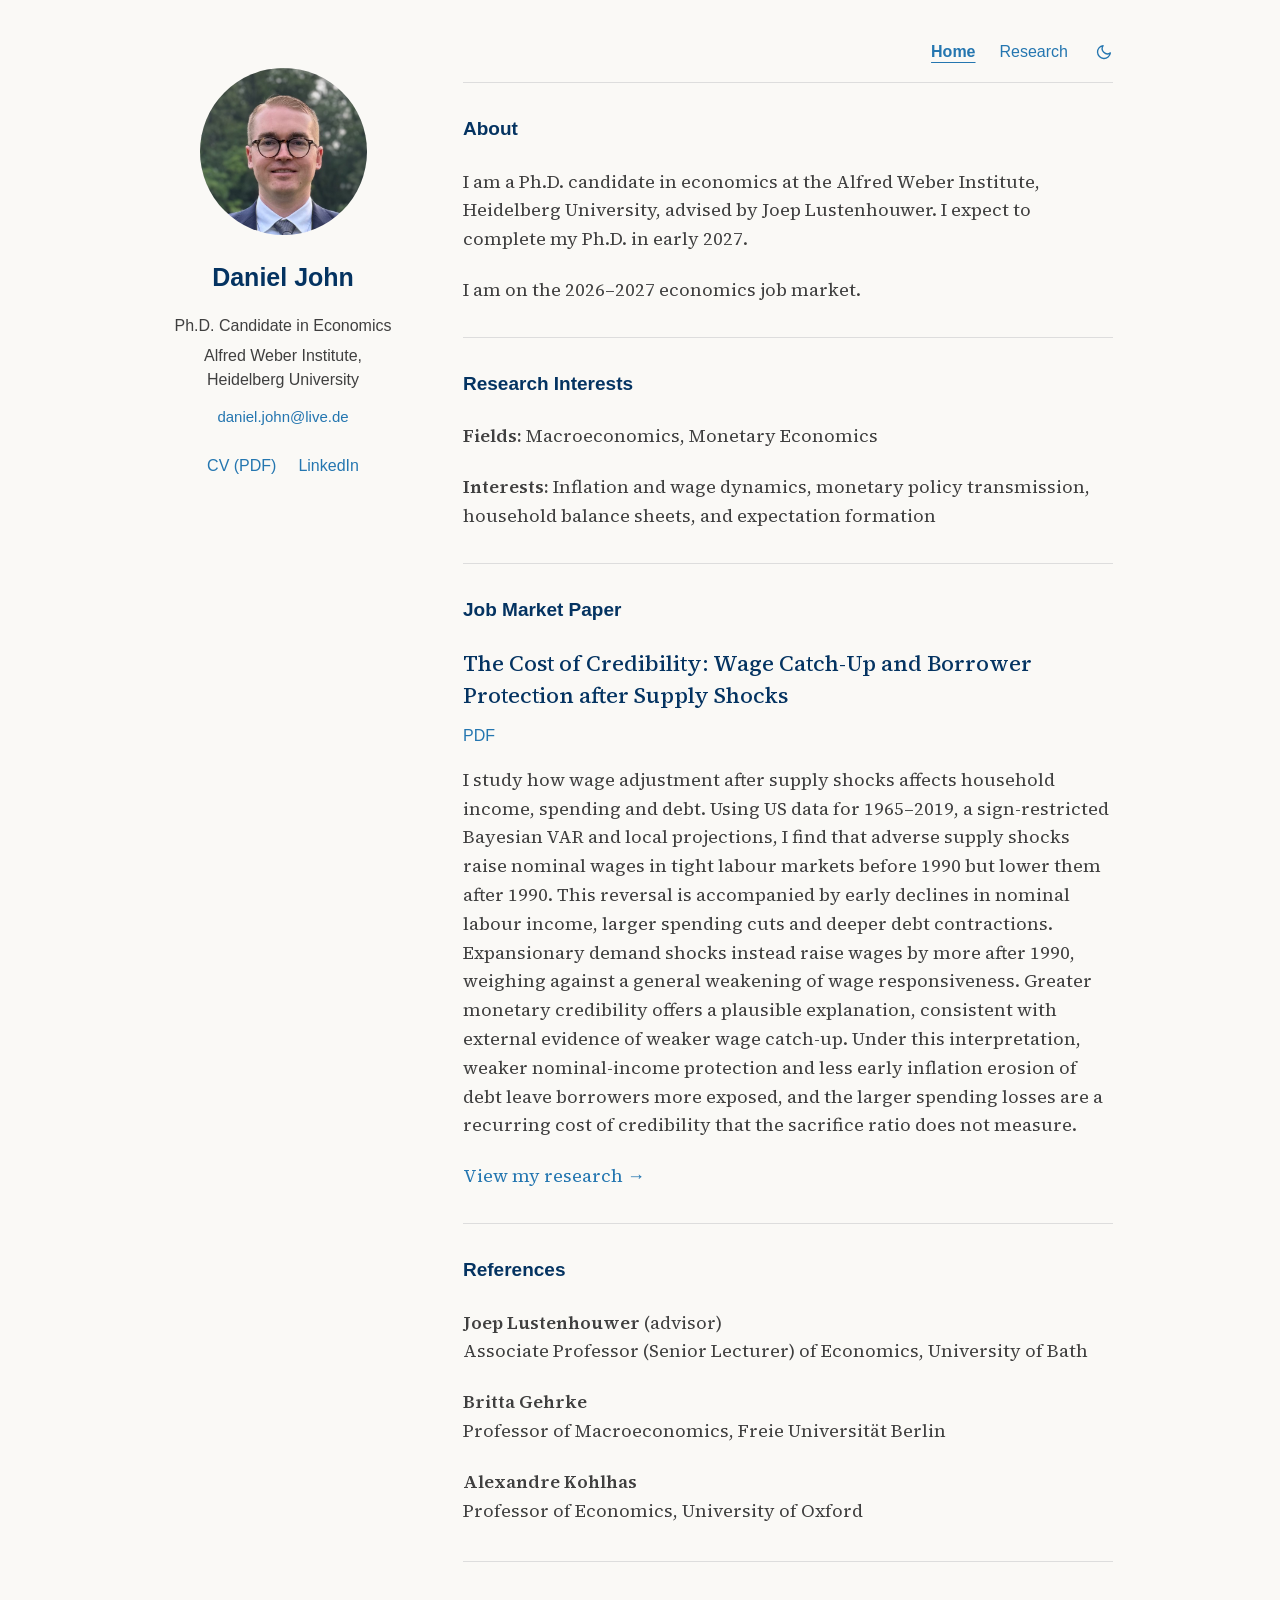
<file: index.html>
<!doctype html>
<html lang="en"><head>
<meta charset="utf-8"><meta name="viewport" content="width=device-width,initial-scale=1"><script>try{var t=sessionStorage.getItem("theme");if(t==="light"||t==="dark")document.documentElement.setAttribute("data-theme",t)}catch(e){}</script>
<title>Daniel John</title>
<meta name="description" content="Daniel John is a Ph.D. candidate in economics at Heidelberg University, researching macroeconomics and monetary economics.">
<link rel="icon" type="image/png" href="./assets/img/favicon.png">
<link rel="apple-touch-icon" href="assets/img/apple-touch-icon.png">
<link rel="preload" href="assets/fonts/source-serif-4-latin.woff2" as="font" type="font/woff2" crossorigin>
<link rel="stylesheet" href="assets/css/fonts-self-hosted.css">
<link rel="stylesheet" href="assets/css/theme.css">
<script src="assets/js/theme-toggle.js" defer></script>
<link rel="stylesheet" href="assets/css/home.css?v=1794579762">
</head><body>
<div class="home-layout">
<nav class="site-nav" aria-label="Main navigation"><a href="./" aria-current="page">Home</a><a href="research.html">Research</a><button class="theme-toggle" type="button" hidden aria-label="Switch between light and dark mode"><svg class="moon" viewBox="0 0 24 24" aria-hidden="true"><path d="M20.5 13.2A8.6 8.6 0 1 1 10.8 3.5a7 7 0 0 0 9.7 9.7z"/></svg><svg class="sun" viewBox="0 0 24 24" aria-hidden="true"><circle cx="12" cy="12" r="4"/><path d="M12 2.5v2.2M12 19.3v2.2M2.5 12h2.2M19.3 12h2.2M5.3 5.3l1.6 1.6M17.1 17.1l1.6 1.6M5.3 18.7l1.6-1.6M17.1 6.9l1.6-1.6"/></svg></button></nav>
<aside class="profile" aria-label="Profile">
<img class="portrait" src="./assets/img/daniel-john.jpg?v=1794668413" alt="Daniel John">
<h1>Daniel John</h1>
<p class="position">Ph.D. Candidate in Economics</p>
<p class="affiliation">Alfred Weber Institute, Heidelberg University</p>
<a class="email" href="mailto:daniel.john@live.de">daniel.john@live.de</a>
<nav class="profile-links" aria-label="Profile links">
<a href="assets/files/daniel_john_cv.pdf">CV (PDF)</a><a href="https://www.linkedin.com/in/daniel-john-44b993ab/?locale=en">LinkedIn</a>
</nav>
</aside>
<main>
<div class="home-content"><h2 id="about">About</h2>

<p>I am a Ph.D. candidate in economics at the Alfred Weber Institute, Heidelberg University, advised by Joep Lustenhouwer. I expect to complete my Ph.D. in early 2027.</p>

<p>I am on the 2026–2027 economics job market.</p>

<h2 id="research-interests">Research Interests</h2>

<p><strong>Fields:</strong> Macroeconomics, Monetary Economics</p>

<p><strong>Interests:</strong> Inflation and wage dynamics, monetary policy transmission, household balance sheets, and expectation formation</p>

<h2 id="job-market-paper">Job Market Paper</h2>

<h3 id="jmp-title">The Cost of Credibility: Wage Catch-Up and Borrower Protection after Supply Shocks</h3>

<p class="paper-links"><a href="assets/files/daniel_john_jmp.pdf">PDF</a></p>

<p>I study how wage adjustment after supply shocks affects household income, spending and debt. Using US data for 1965–2019, a sign-restricted Bayesian VAR and local projections, I find that adverse supply shocks raise nominal wages in tight labour markets before 1990 but lower them after 1990. This reversal is accompanied by early declines in nominal labour income, larger spending cuts and deeper debt contractions. Expansionary demand shocks instead raise wages by more after 1990, weighing against a general weakening of wage responsiveness. Greater monetary credibility offers a plausible explanation, consistent with external evidence of weaker wage catch-up. Under this interpretation, weaker nominal-income protection and less early inflation erosion of debt leave borrowers more exposed, and the larger spending losses are a recurring cost of credibility that the sacrifice ratio does not measure.</p>

<p><a href="research.html">View my research →</a></p>

<h2 id="references">References</h2>

<p><strong>Joep Lustenhouwer</strong> (advisor)<br />
Associate Professor (Senior Lecturer) of Economics, University of Bath</p>

<p><strong>Britta Gehrke</strong><br />
Professor of Macroeconomics, Freie Universität Berlin</p>

<p><strong>Alexandre Kohlhas</strong><br />
Professor of Economics, University of Oxford</p>
</div>

</main></div></body></html>
</file>
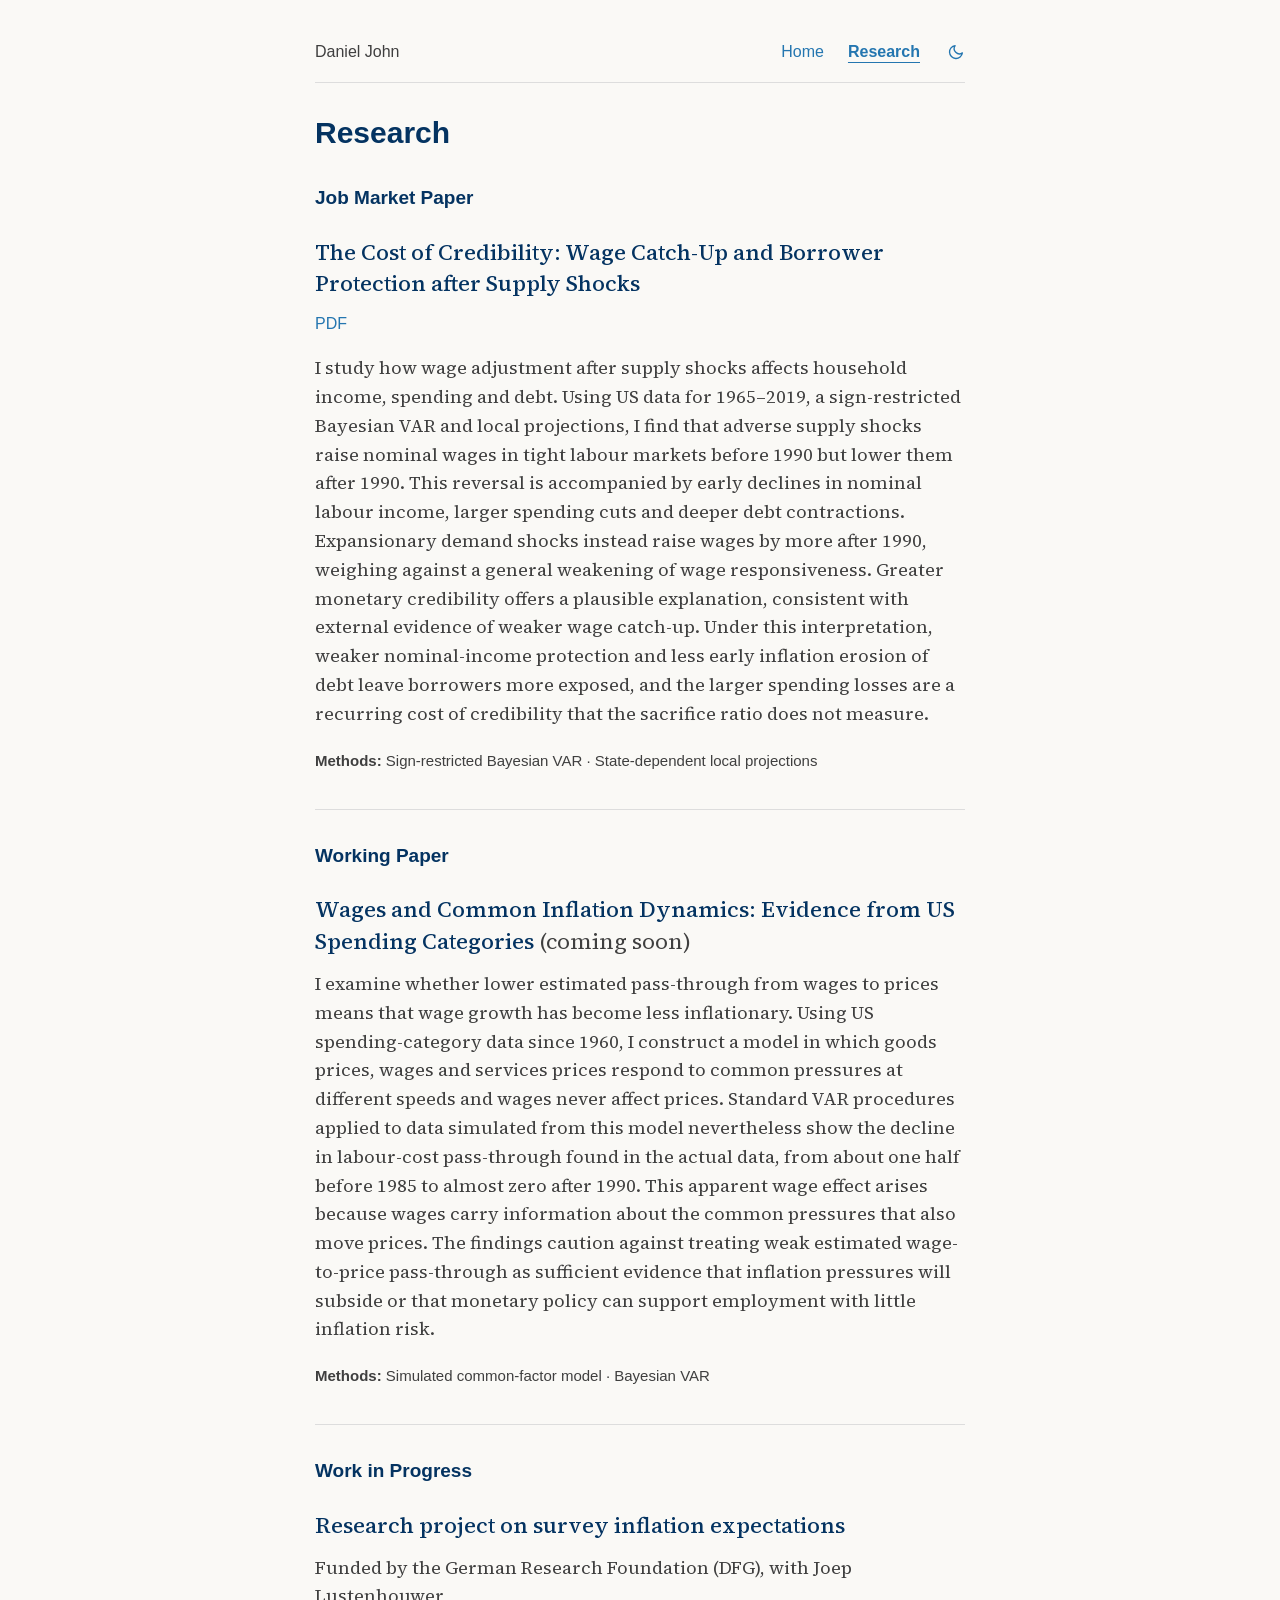
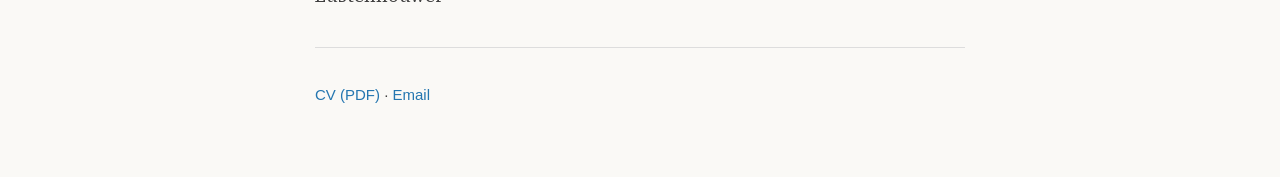
<file: research.html>
<!doctype html><html lang="en"><head><meta charset="utf-8"><meta name="viewport" content="width=device-width,initial-scale=1"><script>try{var t=sessionStorage.getItem("theme");if(t==="light"||t==="dark")document.documentElement.setAttribute("data-theme",t)}catch(e){}</script><title>Research | Daniel John</title>
<meta name="description" content="Research by Daniel John, Ph.D. candidate in economics at Heidelberg University. Job market paper: The Cost of Credibility. Working paper: Wages and Common Inflation Dynamics.">
<link rel="icon" type="image/png" href="assets/img/favicon.png">
<link rel="apple-touch-icon" href="assets/img/apple-touch-icon.png">
<link rel="preload" href="assets/fonts/source-serif-4-latin.woff2" as="font" type="font/woff2" crossorigin>
<link rel="stylesheet" href="assets/css/fonts-self-hosted.css">
<link rel="stylesheet" href="assets/css/theme.css">
<script src="assets/js/theme-toggle.js" defer></script>
<style>
*{box-sizing:border-box}body{margin:0;background:var(--bg);color:var(--fg);font:18px/1.6 "Source Serif 4",Georgia,serif}main{max-width:714px;margin:auto;padding:40px 32px 70px}a{color:var(--accent);text-decoration:none}a:hover{text-decoration:underline}a:focus-visible{outline:2px solid var(--accent);outline-offset:5px}
.site-nav{font:16px/1.5 -apple-system,BlinkMacSystemFont,"Segoe UI",sans-serif;display:flex;gap:24px;align-items:center;border-bottom:1px solid var(--line);padding-bottom:18px}.site-nav .name{margin-right:auto}.site-nav [aria-current]{font-weight:600;text-decoration:underline;text-underline-offset:5px}h1{font:600 30px/1.3 -apple-system,BlinkMacSystemFont,"Segoe UI",sans-serif;color:var(--heading);margin:30px 0 0}.paper{padding:32px 0 36px;border-bottom:1px solid var(--line)}h2{font:600 19px/1.5 -apple-system,BlinkMacSystemFont,"Segoe UI",sans-serif;color:var(--heading);margin:0 0 24px}h3{font-size:22px;line-height:1.45;font-weight:500;margin:0 0 12px;color:var(--heading)}.paper p{margin:0}.paper .paper-links{margin:0 0 18px;font:16px/1.5 -apple-system,BlinkMacSystemFont,"Segoe UI",sans-serif}footer{font:15px/1.5 -apple-system,BlinkMacSystemFont,"Segoe UI",sans-serif;margin-top:36px}
@media(max-width:760px){body{line-height:1.5}main{max-width:690px;padding:24px 20px 50px}}
@media(max-width:600px){.site-nav{gap:18px}h1{font-size:26px}}
.paper .methods{margin-top:20px;font:15px/1.6 -apple-system,BlinkMacSystemFont,"Segoe UI",sans-serif}.methods strong{font-weight:600}h3 .status{font-weight:400;color:var(--fg);white-space:nowrap}</style></head><body><main><nav class="site-nav" aria-label="Main navigation"><span class="name">Daniel John</span><a href="./">Home</a><a href="research.html" aria-current="page">Research</a><button class="theme-toggle" type="button" hidden aria-label="Switch between light and dark mode"><svg class="moon" viewBox="0 0 24 24" aria-hidden="true"><path d="M20.5 13.2A8.6 8.6 0 1 1 10.8 3.5a7 7 0 0 0 9.7 9.7z"/></svg><svg class="sun" viewBox="0 0 24 24" aria-hidden="true"><circle cx="12" cy="12" r="4"/><path d="M12 2.5v2.2M12 19.3v2.2M2.5 12h2.2M19.3 12h2.2M5.3 5.3l1.6 1.6M17.1 17.1l1.6 1.6M5.3 18.7l1.6-1.6M17.1 6.9l1.6-1.6"/></svg></button></nav><h1>Research</h1>
<section class="paper"><h2>Job Market Paper</h2><h3>The Cost of Credibility: Wage Catch-Up and Borrower Protection after Supply Shocks</h3><p class="paper-links"><a href="assets/files/daniel_john_jmp.pdf">PDF</a></p><p>I study how wage adjustment after supply shocks affects household income, spending and debt. Using US data for 1965–2019, a sign-restricted Bayesian VAR and local projections, I find that adverse supply shocks raise nominal wages in tight labour markets before 1990 but lower them after 1990. This reversal is accompanied by early declines in nominal labour income, larger spending cuts and deeper debt contractions. Expansionary demand shocks instead raise wages by more after 1990, weighing against a general weakening of wage responsiveness. Greater monetary credibility offers a plausible explanation, consistent with external evidence of weaker wage catch-up. Under this interpretation, weaker nominal-income protection and less early inflation erosion of debt leave borrowers more exposed, and the larger spending losses are a recurring cost of credibility that the sacrifice ratio does not measure.</p><p class="methods"><strong>Methods:</strong> Sign-restricted Bayesian VAR · State-dependent local projections</p></section>
<section class="paper"><h2>Working Paper</h2><h3>Wages and Common Inflation Dynamics: Evidence from US Spending Categories <span class="status">(coming soon)</span></h3><p>I examine whether lower estimated pass-through from wages to prices means that wage growth has become less inflationary. Using US spending-category data since 1960, I construct a model in which goods prices, wages and services prices respond to common pressures at different speeds and wages never affect prices. Standard VAR procedures applied to data simulated from this model nevertheless show the decline in labour-cost pass-through found in the actual data, from about one half before 1985 to almost zero after 1990. This apparent wage effect arises because wages carry information about the common pressures that also move prices. The findings caution against treating weak estimated wage-to-price pass-through as sufficient evidence that inflation pressures will subside or that monetary policy can support employment with little inflation risk.</p><p class="methods"><strong>Methods:</strong> Simulated common-factor model · Bayesian VAR</p></section>
<section class="paper"><h2>Work in Progress</h2><h3>Research project on survey inflation expectations</h3><p>Funded by the German Research Foundation (DFG), with Joep Lustenhouwer</p></section><footer><a href="assets/files/daniel_john_cv.pdf">CV (PDF)</a> · <a href="mailto:daniel.john@live.de">Email</a></footer></main></body></html>
</file>
<file: assets/css/fonts-self-hosted.css>
/* Source Serif 4, served from this site, with no request to Google.
   Variable weight 400-700, upright only: the same files the site loaded from Google Fonts (v15).
   Licence: SIL Open Font License 1.1, see ../fonts/OFL.txt. */
@font-face{font-family:"Source Serif 4";font-style:normal;font-weight:400 700;font-display:swap;src:url("../fonts/source-serif-4-latin-ext.woff2") format("woff2");unicode-range:U+0100-02BA,U+02BD-02C5,U+02C7-02CC,U+02CE-02D7,U+02DD-02FF,U+0304,U+0308,U+0329,U+1D00-1DBF,U+1E00-1E9F,U+1EF2-1EFF,U+2020,U+20A0-20AB,U+20AD-20C4,U+2113,U+2C60-2C7F,U+A720-A7FF}
@font-face{font-family:"Source Serif 4";font-style:normal;font-weight:400 700;font-display:swap;src:url("../fonts/source-serif-4-latin.woff2") format("woff2");unicode-range:U+0000-00FF,U+0131,U+0152-0153,U+02BB-02BC,U+02C6,U+02DA,U+02DC,U+0304,U+0308,U+0329,U+2000-206F,U+20AC,U+2122,U+2191,U+2193,U+2212,U+2215,U+FEFF,U+FFFD}
</file>
<file: assets/css/theme.css>
/* Colours for both pages, and the light/dark switch.
   Default: the reader's system setting. A click on the switch sets data-theme on <html> for the rest of the visit.
   The dark palette is written twice, once for the system setting and once for the switch. Keep the two lines the same. */
:root{color-scheme:light dark;--bg:#faf9f6;--fg:#3f3f3f;--heading:#043361;--accent:#2476b0;--line:#ddd}
@media(prefers-color-scheme:dark){:root:not([data-theme="light"]){--bg:#20212b;--fg:#dadbdf;--heading:#dadbdf;--accent:#78c5e9;--line:#424551}}
:root[data-theme="dark"]{color-scheme:dark;--bg:#20212b;--fg:#dadbdf;--heading:#dadbdf;--accent:#78c5e9;--line:#424551}
:root[data-theme="light"]{color-scheme:light}
.theme-toggle{display:inline-flex;align-items:center;justify-content:center;width:36px;height:36px;margin:-6px -9px -6px -6px;padding:0;border:0;border-radius:50%;background:none;color:var(--accent);cursor:pointer}
.theme-toggle[hidden]{display:none}
.theme-toggle:hover{background:var(--line)}
.theme-toggle:focus-visible{outline:2px solid var(--accent);outline-offset:0}
.theme-toggle svg{width:18px;height:18px;fill:none;stroke:currentColor;stroke-width:1.8;stroke-linecap:round;stroke-linejoin:round}
.theme-toggle .sun{display:none}
@media(prefers-color-scheme:dark){:root:not([data-theme="light"]) .theme-toggle .sun{display:block}:root:not([data-theme="light"]) .theme-toggle .moon{display:none}}
:root[data-theme="dark"] .theme-toggle .sun{display:block}
:root[data-theme="dark"] .theme-toggle .moon{display:none}
</file>
<file: assets/css/home.css>
:root{--ui:-apple-system,BlinkMacSystemFont,"Segoe UI",sans-serif}
*{box-sizing:border-box}body{margin:0;background:var(--bg);color:var(--fg);font:18px/1.6 "Source Serif 4",Georgia,serif}a{color:var(--accent);text-decoration:none}a:hover{text-decoration:underline}a:focus-visible{outline:2px solid var(--accent);outline-offset:5px}
.home-layout{display:grid;grid-template-columns:232px minmax(0,1fr);grid-template-rows:auto 1fr;grid-template-areas:"profile nav" "profile main";column-gap:64px;max-width:1010px;margin:auto;padding:40px 32px 70px}.profile{grid-area:profile;text-align:center;padding-top:28px}.portrait{display:block;width:167px;height:auto;border-radius:50%;margin:0 auto 26px}.profile h1{font:600 25px/1.3 var(--ui);color:var(--heading);margin:0 0 20px}.profile p{margin:0}.profile .position{font:16px/1.5 var(--ui);margin-bottom:6px}.affiliation{font:16px/1.5 var(--ui)}.email{display:inline-block;font:15px/1.5 var(--ui);margin-top:14px}.profile-links{display:flex;justify-content:center;gap:22px;font:16px/1.5 var(--ui);margin-top:24px}
main{grid-area:main;min-width:0}.site-nav{grid-area:nav;display:flex;justify-content:flex-end;gap:24px;font:16px/1.5 var(--ui);border-bottom:1px solid var(--line);padding-bottom:18px}.site-nav [aria-current]{font-weight:600;text-decoration:underline;text-underline-offset:5px}.home-content h2{font:600 19px/1.5 var(--ui);color:var(--heading);margin:0 0 24px}.home-content{padding-top:32px}.home-content p{margin:0 0 22px}.home-content h3{font-size:22px;line-height:1.45;font-weight:500;margin:0 0 12px;color:var(--heading)}.home-content .paper-links{font:16px/1.5 var(--ui);margin:0 0 18px}.home-content h2:not(:first-child){border-top:1px solid var(--line);padding-top:32px;margin-top:32px}.home-content p:last-child{border-bottom:1px solid var(--line);padding-bottom:36px;margin-bottom:0}footer{font:15px/1.5 var(--ui);margin-top:36px}
@media(max-width:760px){body{line-height:1.5}.home-layout{grid-template-columns:minmax(0,1fr);grid-template-rows:auto;grid-template-areas:"nav" "profile" "main";row-gap:24px;max-width:690px;padding:24px 20px 50px}.profile{padding-top:0}.portrait{width:128px;margin-bottom:18px}.profile h1{margin-bottom:14px}.email{margin-top:10px}.profile-links{margin-top:18px}.home-content{border-top:1px solid var(--line);padding-top:28px}}
@media(max-width:600px){.site-nav{gap:18px}}

.home-content strong{font-weight:600}
</file>
